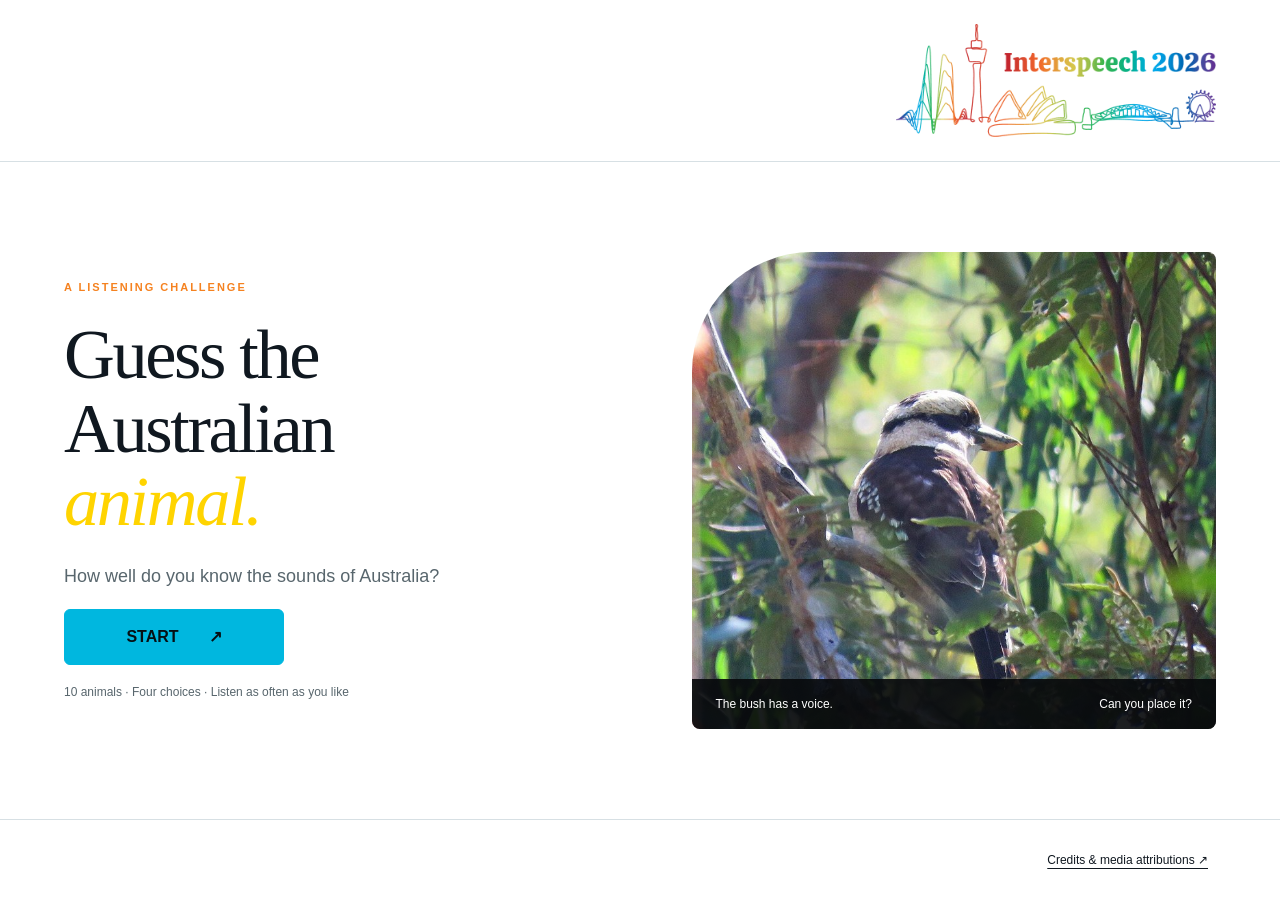
<file: index.html>
<!doctype html>
<html lang="en"><head><meta charset="utf-8"><meta name="viewport" content="width=device-width,initial-scale=1,viewport-fit=cover"><title>Guess the Australian Animal · Interspeech 2026</title><meta name="description" content="Listen closely. Ten Australian animals, four possible answers. A sound identification game for Interspeech 2026, Sydney."><meta name="theme-color" content="#07090c"><meta name="apple-mobile-web-app-capable" content="yes"><meta name="apple-mobile-web-app-status-bar-style" content="default"><meta name="apple-mobile-web-app-title" content="Animal Sounds"><link rel="manifest" href="./manifest.json"><link rel="apple-touch-icon" href="./icons/apple-touch-icon.png"><link rel="icon" href="./icons/icon.svg" type="image/svg+xml"><link rel="stylesheet" href="./css/style.css?v=white-logo"><script type="module" src="./js/app.js?v=xc-audio-published"></script></head>
<body><header><a class="conference-logo" href="./" aria-label="Interspeech 2026 animal sounds home"><img src="./images/interspeech-2026-logo.png" alt="Interspeech 2026"></a></header><main id="main" tabindex="-1"><section class="loading"><h1>Listen to Australia.</h1><p>Preparing the game…</p></section></main><footer><button id="credits-open" class="text-button">Credits & media attributions <span aria-hidden="true">↗</span></button></footer><dialog id="credits"><div class="dialog-header"><h2>Behind the sounds</h2><button id="credits-close" class="secondary">Close</button></div><p>Real field recordings. Real Australian wildlife. With thanks to the recordists and photographers who share their work.</p><div id="credit-list"></div><p>Media retain their individual licences. Audio excerpts and resized photographs are adaptations; share-alike media remain under the same licence. Full provenance and edits are documented in <a href="./CREDITS.md">CREDITS.md</a>.</p></dialog><noscript>This sound game needs JavaScript enabled.</noscript></body></html>
</file>
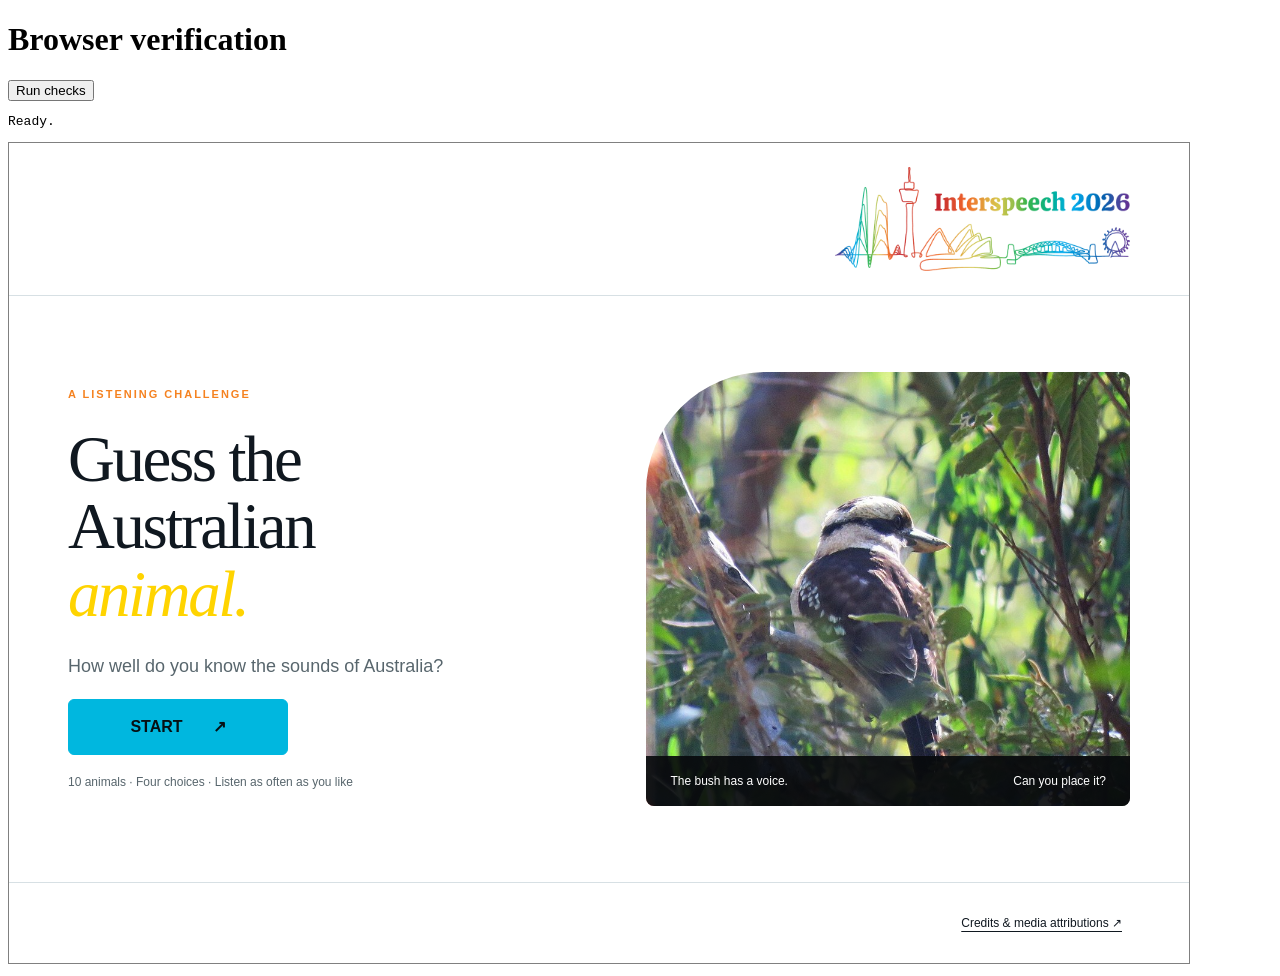
<file: tests/browser.html>
<!doctype html><html lang="en"><meta charset="utf-8"><title>Animal game browser verification</title><body><h1>Browser verification</h1><button id="run">Run checks</button><pre id="log">Ready.</pre><iframe id="app" title="Game under test" style="width:1180px;height:820px;border:1px solid gray" src="../"></iframe><script type="module" src="./browser.js"></script></body></html>
</file>
<file: css/style.css>
:root{color-scheme:light;--paper:#fff;--ink:#101820;--muted:#58666d;--line:#d7e0e4;--accent:#00b7df;--white:#fff;--wrong:#ef4135;font-family:-apple-system,BlinkMacSystemFont,"Segoe UI",sans-serif;color:var(--ink);background:var(--paper)}*{box-sizing:border-box}body{margin:0;min-height:100svh;display:flex;flex-direction:column}button,a{-webkit-tap-highlight-color:transparent}button{font:inherit;cursor:pointer;touch-action:manipulation}button:disabled{cursor:default}button:focus-visible,a:focus-visible{outline:3px solid #f58220;outline-offset:5px}header,footer{display:flex;align-items:center;justify-content:flex-end;gap:20px;padding:24px 5vw}header{border-bottom:1px solid var(--line);min-height:104px}.conference-logo{display:block;width:clamp(210px,25vw,320px);line-height:0}.conference-logo img{display:block;width:100%;height:auto}.brand{display:flex;align-items:center;gap:14px;color:inherit;text-decoration:none;font-size:14px;font-weight:750;letter-spacing:2px}.brand-sub{display:block;font-size:9px;letter-spacing:1.5px;margin-top:5px}.sound-mark{font-size:35px;letter-spacing:-2px;line-height:1;background:linear-gradient(90deg,#00a651,#ffd400,#f58220,#ef4135,#00b7df,#5647a6);-webkit-background-clip:text;background-clip:text;color:transparent}.conference{font-size:11px;letter-spacing:1.5px;font-weight:750;text-align:right;color:#00b7df}.conference span{display:block;font-size:9px;margin-top:6px;color:var(--muted)}main{width:min(1260px,90vw);margin:auto;flex:1;display:flex;flex-direction:column;justify-content:center;padding:32px 0;outline:none}footer{padding-top:18px;padding-bottom:max(18px,env(safe-area-inset-bottom));font-size:12px;color:var(--muted);border-top:1px solid var(--line)}.text-button{border:0;background:none;color:var(--ink);min-height:44px;font-size:12px;text-decoration:underline;text-underline-offset:4px;padding:8px}.eyebrow{color:#f58220;font-size:11px;letter-spacing:2px;font-weight:750;text-transform:uppercase;margin:0 0 22px}h1,h2,p{margin-top:0}h1{font-family:Georgia,"Times New Roman",serif;font-weight:400;font-size:clamp(46px,5.5vw,76px);line-height:1.04;letter-spacing:-2.4px;margin-bottom:24px}h1 em{font-weight:400;color:#ffd400}p{line-height:1.6}.lead{font-size:18px;color:var(--muted);max-width:380px}.landing{display:grid;grid-template-columns:1.05fr 1fr;align-items:center;gap:6vw}.landing-photo{position:relative;margin:0;height:clamp(360px,53vh,620px);border-radius:120px 8px 8px 8px;overflow:hidden;background:#16232a}.landing-photo img{width:100%;height:100%;object-fit:cover}.landing-photo figcaption{position:absolute;bottom:0;left:0;right:0;background:#07090ce8;color:white;padding:18px 24px;font-size:12px;display:flex;justify-content:space-between;gap:12px}.primary,.secondary{min-height:56px;border-radius:6px;padding:16px 24px;font-weight:650;border:1px solid var(--ink);display:inline-flex;align-items:center;justify-content:center;gap:30px}.primary{background:var(--accent);color:#061014;border-color:var(--accent)}.primary:hover{background:#00a651;border-color:#00a651}.primary.large{min-width:220px;font-size:16px}.secondary{background:transparent;color:var(--ink)}.small-note{font-size:12px;color:var(--muted);margin:18px 0 0}.round-head{display:flex;justify-content:space-between;gap:20px;align-items:center;margin-bottom:24px}.round-head .eyebrow{margin:0}.score{font-size:14px;font-weight:600}.progress{height:3px;background:var(--line);margin-bottom:32px}.progress span{height:100%;display:block;background:linear-gradient(90deg,#ef4135,#f58220,#ffd400,#00a651,#00b7df,#5647a6);transition:width .2s}.game-layout{display:grid;grid-template-columns:.78fr 1.65fr;gap:5vw;align-items:center}.question h1{font-size:clamp(32px,3.4vw,47px);letter-spacing:-1.3px;line-height:1.12}.play{background:#00b7df;color:#061014;border:0;border-radius:8px;min-height:80px;width:100%;max-width:310px;display:flex;align-items:center;justify-content:center;gap:18px;font-weight:700;font-size:16px}.play-icon{font-size:25px}.play[aria-pressed=true]{background:#00a651}.listen-help{font-size:12px;color:var(--muted);margin:14px 0 0;max-width:280px;min-height:40px}.choices{display:grid;grid-template-columns:1fr 1fr;gap:16px}.choice{padding:0;overflow:hidden;border:2px solid transparent;background:var(--white);border-radius:8px;color:var(--ink);text-align:left;box-shadow:0 8px 24px #00131f1f;position:relative}.choice:hover:not(:disabled){border-color:#ffd400;transform:translateY(-1px)}.choice img{width:100%;height:clamp(130px,20vh,230px);object-fit:contain;object-position:center;background:#eef3f5;display:block}.choice-label{min-height:61px;display:flex;align-items:center;gap:12px;padding:12px 14px;font-weight:650;font-size:15px}.key{border:1px solid var(--line);border-radius:50%;width:25px;height:25px;display:inline-flex;align-items:center;justify-content:center;font-size:10px;flex-shrink:0}.choice.correct{border-color:#00a651}.choice.incorrect{border-color:var(--wrong)}.badge{position:absolute;top:10px;left:10px;color:#061014;background:#ffd400;padding:7px 11px;border-radius:4px;font-size:12px;font-weight:650}.incorrect .badge{background:var(--wrong);color:white}.reveal{display:grid;grid-template-columns:1.12fr 1fr;gap:5vw;align-items:center}.reveal-photo{margin:0}.reveal-photo img{width:100%;height:clamp(270px,47vh,510px);object-fit:contain;object-position:center;background:#eef3f5;border-radius:8px}.reveal-photo figcaption{font-size:11px;color:var(--muted);margin-top:8px}.feedback{font-size:14px;font-weight:700;margin-bottom:20px}.feedback.wrong{color:var(--wrong)}.reveal h1{font-size:clamp(38px,4.5vw,62px)}.scientific{font-family:Georgia,serif;font-style:italic;font-size:19px;color:var(--muted);margin-top:-12px}.fact{font-size:17px;max-width:460px;border-top:1px solid var(--line);padding-top:20px;margin-top:24px}.reveal-actions{display:flex;gap:12px;flex-wrap:wrap}.reveal-actions .play{width:auto;min-height:56px;font-size:14px;padding:12px 20px}.finish{text-align:center;max-width:760px;margin:auto}.finish h1{font-size:clamp(44px,5vw,65px)}.score-big{font-family:Georgia,serif;font-size:100px;line-height:1;margin:20px 0}.score-big span{font-size:36px;color:var(--muted)}.finish p{color:var(--muted)}.results{display:flex;justify-content:center;gap:8px;flex-wrap:wrap;margin:24px 0 32px}.result-dot{border:1px solid var(--line);border-radius:50%;width:32px;height:32px;display:grid;place-items:center;background:var(--white)}.result-dot.yes{background:#00a651;color:#061014}.result-dot.no{color:var(--wrong)}dialog{background:var(--paper);color:var(--ink);border:0;border-radius:12px;width:min(850px,92vw);max-height:85svh;padding:30px}dialog::backdrop{background:#00131f80;backdrop-filter:blur(4px)}.dialog-header{display:flex;justify-content:space-between;align-items:center;gap:16px;position:sticky;top:-30px;background:var(--paper);padding:12px 0}.dialog-header h2{font-family:Georgia,serif;font-size:30px;font-weight:400;margin:0}.credit{padding:18px 0;border-top:1px solid var(--line)}.credit h3{margin:0 0 12px}.credit p{font-size:13px;overflow-wrap:anywhere;margin:6px 0}a{color:inherit}.loading{margin:auto}.error{color:var(--wrong)}@media(min-width:1400px){main{padding:45px 0}}@media(max-width:750px){.conference-logo{width:190px}header,footer{padding-left:5vw;padding-right:5vw}.conference{font-size:9px}.brand{font-size:12px;letter-spacing:1px}.brand-sub{font-size:8px}.landing{grid-template-columns:1fr;gap:30px}.landing-photo{height:300px;border-radius:70px 8px 8px 8px;order:2}h1{font-size:50px}.game-layout{grid-template-columns:1fr;gap:22px}.question h1{font-size:32px;max-width:440px}.play{max-width:none;min-height:64px}.listen-help{min-height:0;max-width:none}.choice img{height:150px}.choice-label{font-size:13px;padding:10px;min-height:65px;gap:8px}.reveal{grid-template-columns:1fr;gap:24px}.reveal-photo img{height:300px}.round-head{margin-bottom:18px}.progress{margin-bottom:24px}footer{align-items:flex-start;gap:10px;font-size:10px}.text-button{font-size:11px}.reveal h1{font-size:40px}.eyebrow{margin-bottom:16px}}@media(max-height:750px) and (min-width:751px){header{padding-top:16px;padding-bottom:16px}main{padding:22px 0}footer{padding-top:8px;padding-bottom:8px}.landing-photo{height:400px}.choice img{height:150px}.progress{margin-bottom:22px}.round-head{margin-bottom:18px}.reveal-photo img{height:330px}}@media(prefers-reduced-motion:reduce){*{transition:none!important;transform:none!important}}
</file>
